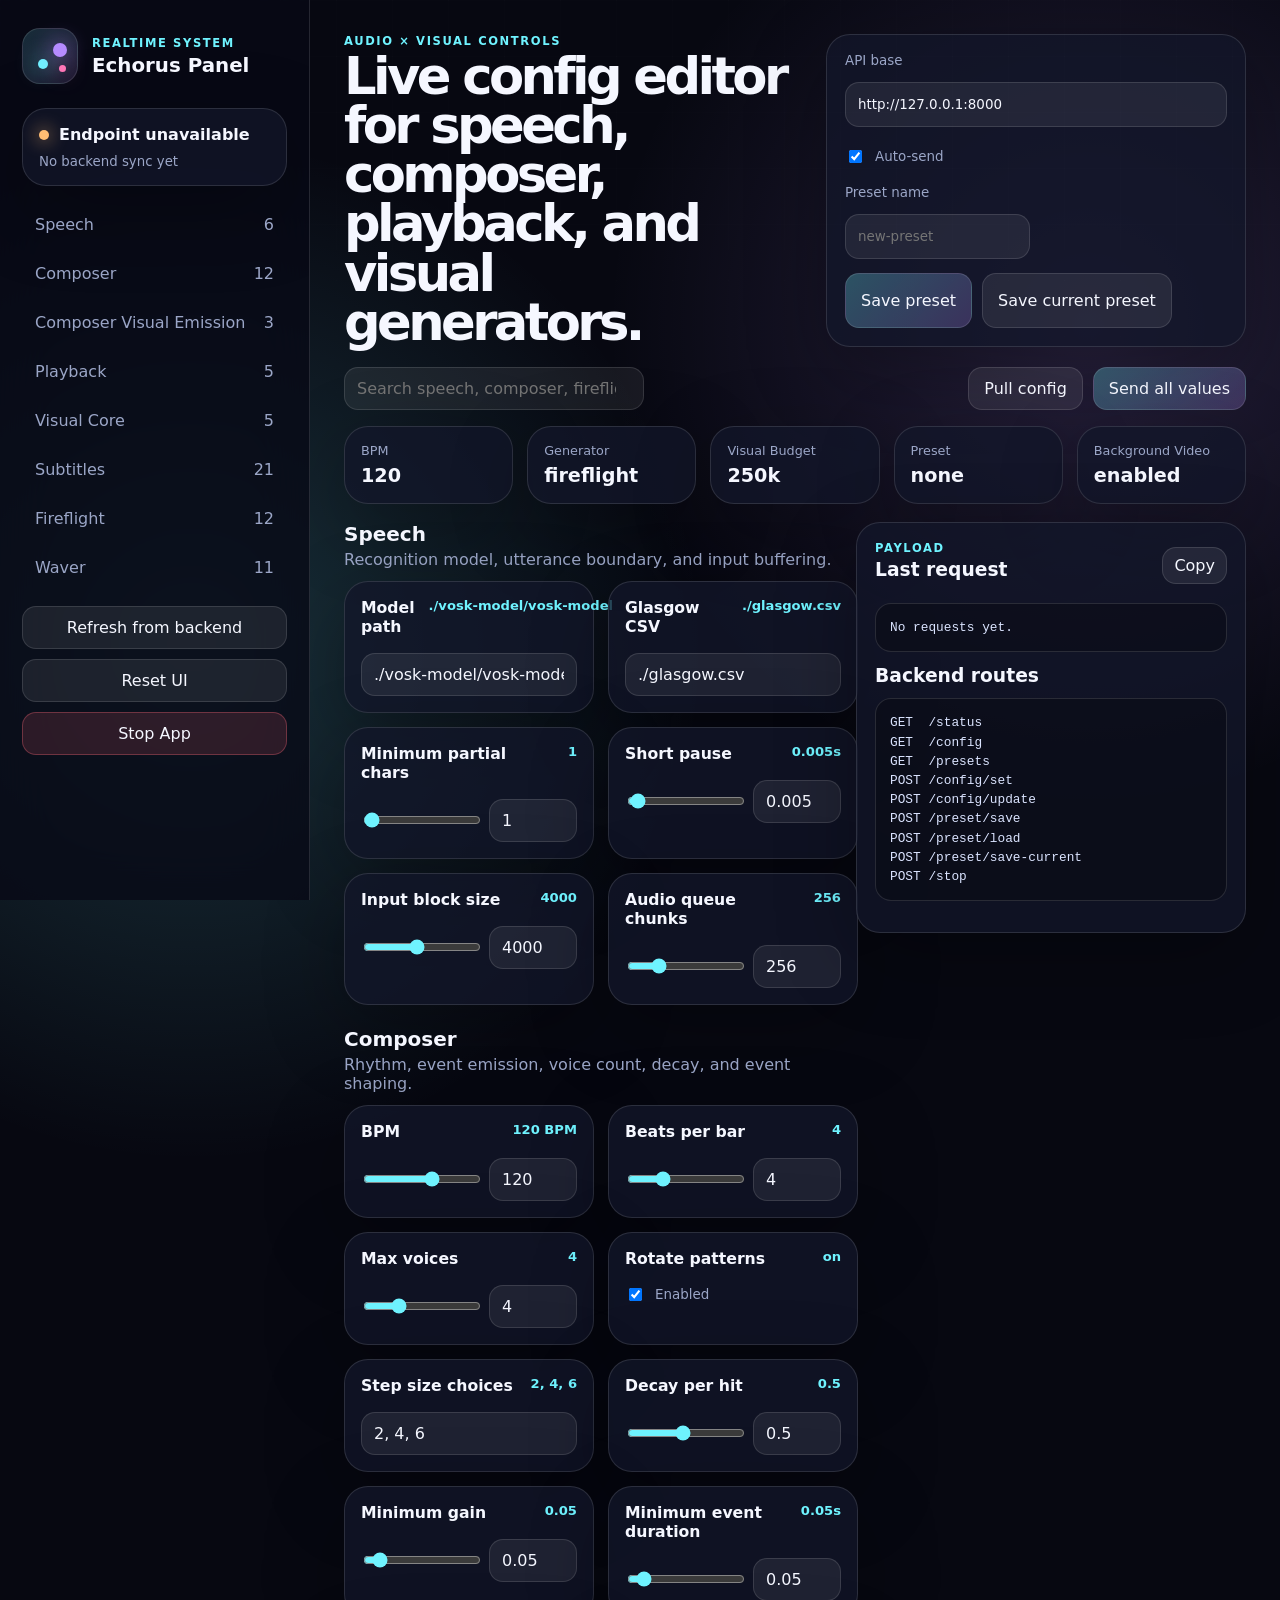
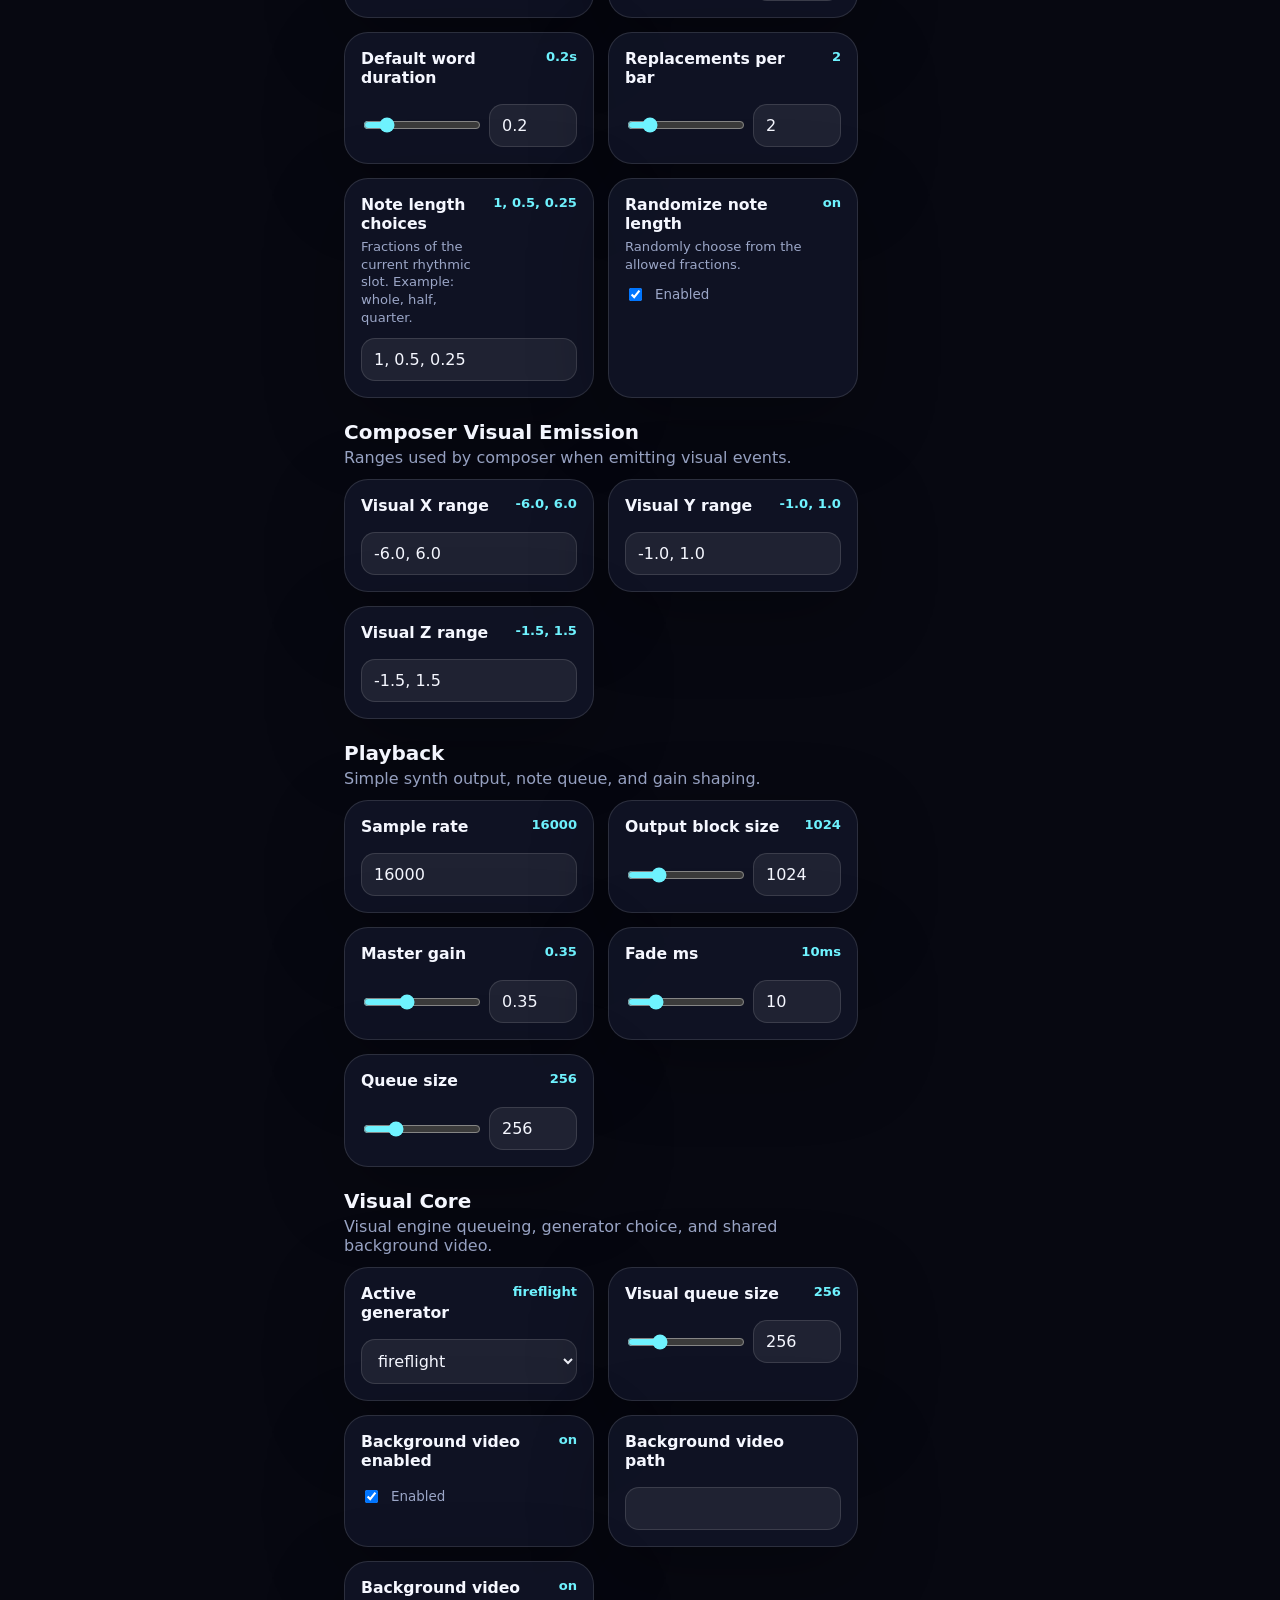
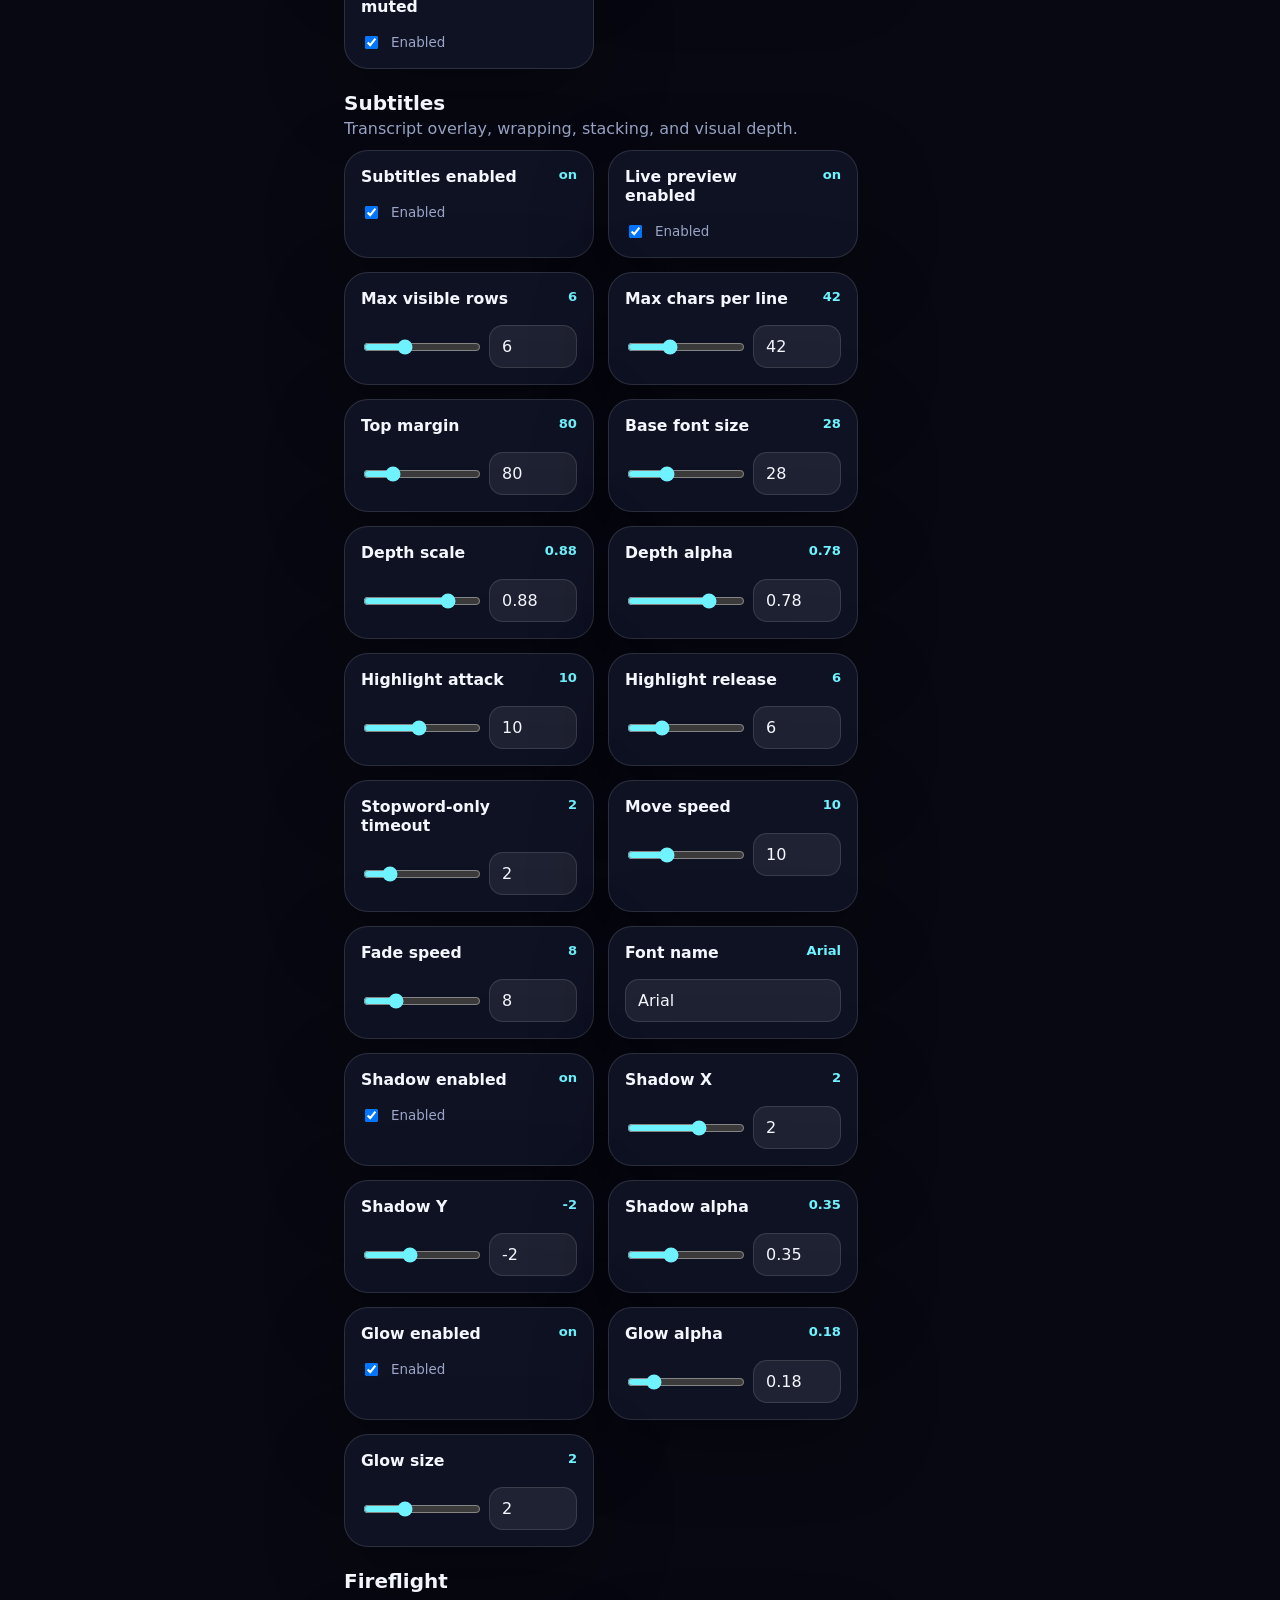
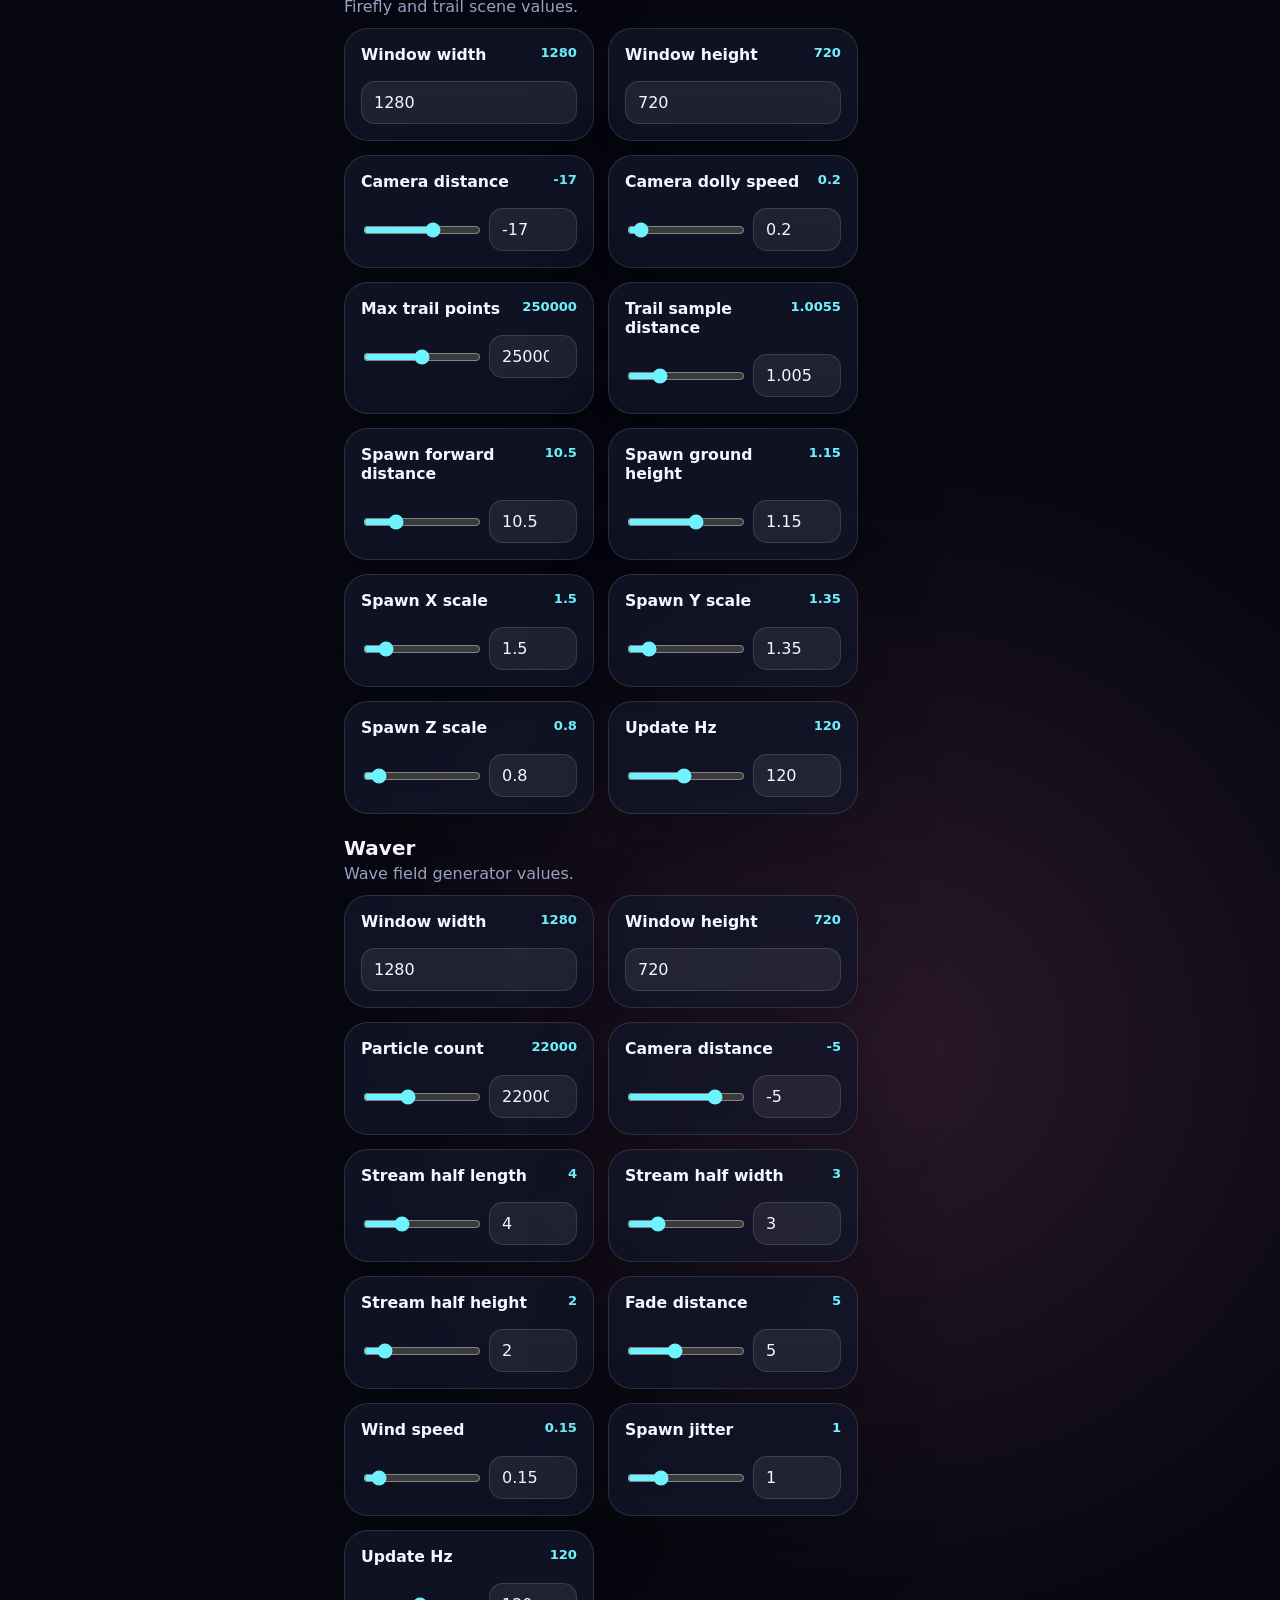
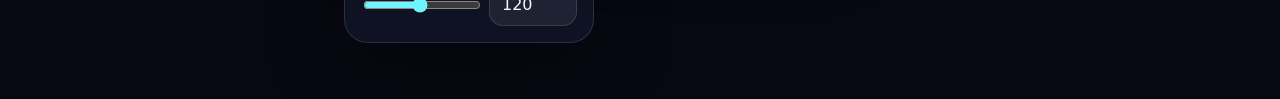
<file: html/index.html>
<!doctype html>
<html lang="en">
<head>
  <meta charset="utf-8" />
  <meta name="viewport" content="width=device-width, initial-scale=1" />
  <title>Echorus Control Panel</title>
  <link rel="stylesheet" href="../static/styles.css" />
</head>
<body>
  <aside class="sidebar">
    <div class="brand">
      <div class="logo"><span></span><span></span><span></span></div>
      <div>
        <p>Realtime System</p>
        <h1>Echorus Panel</h1>
      </div>
    </div>

    <div class="status-card">
      <div>
        <span id="statusDot" class="dot"></span>
        <strong id="statusText">Mock mode</strong>
      </div>
      <small id="lastSync">No backend sync yet</small>
    </div>

    <nav id="nav"></nav>

    <div class="sidebar-actions">
      <button id="refreshBtn" class="secondary">Refresh from backend</button>
      <button id="resetBtn" class="secondary">Reset UI</button>
      <button id="stopBtn" class="danger">Stop App</button>
    </div>
  </aside>

  <main>
    <header class="hero">
      <div>
        <p class="kicker">Audio × Visual Controls</p>
        <h2>Live config editor for speech, composer, playback, and visual generators.</h2>
      </div>

      <section class="endpoint">
        <label>
          API base
          <input id="endpoint" value="http://127.0.0.1:8000" />
        </label>

        <div class="endpoint-row">
          <label class="toggle">
            <input id="autoSend" type="checkbox" checked />
            <span>Auto-send</span>
          </label>
        </div>

        <div class="endpoint-row">
          <label>
            Preset name
            <input id="presetName" placeholder="new-preset" />
          </label>
        </div>

        <div class="endpoint-actions">
          <button id="savePresetBtn" class="primary">Save preset</button>
          <button id="saveCurrentPresetBtn" class="secondary">Save current preset</button>
        </div>
      </section>
    </header>

    <section class="toolbar">
      <input id="search" type="search" placeholder="Search speech, composer, fireflight, waver..." />
      <div id="presets" class="preset-list"></div>
      <div class="toolbar-actions">
        <button id="pullConfigBtn" class="secondary">Pull config</button>
        <button id="sendAllBtn" class="primary">Send all values</button>
      </div>
    </section>

    <section class="readouts">
      <div><span>BPM</span><strong id="bpmReadout">120</strong></div>
      <div><span>Generator</span><strong id="generatorReadout">dust</strong></div>
      <div><span>Visual Budget</span><strong id="budgetReadout">250k</strong></div>
      <div><span>Preset</span><strong id="presetReadout">none</strong></div>
      <div><span>Background Video</span><strong id="videoReadout">off</strong></div>
    </section>

    <section class="layout">
      <div id="controls" class="controls"></div>

      <aside class="inspector">
        <div class="inspector-head">
          <div>
            <p class="kicker">Payload</p>
            <h3>Last request</h3>
          </div>
          <button id="copyBtn" class="secondary small">Copy</button>
        </div>

        <pre id="payload">No requests yet.</pre>

        <div class="inspector-block">
          <h3>Backend routes</h3>
          <pre>GET  /status
GET  /config
GET  /presets
POST /config/set
POST /config/update
POST /preset/save
POST /preset/load
POST /preset/save-current
POST /stop</pre>
        </div>
      </aside>
    </section>
  </main>

  <div id="toast"></div>

  <script src="../static/app.js"></script>
</body>
</html>
</file>
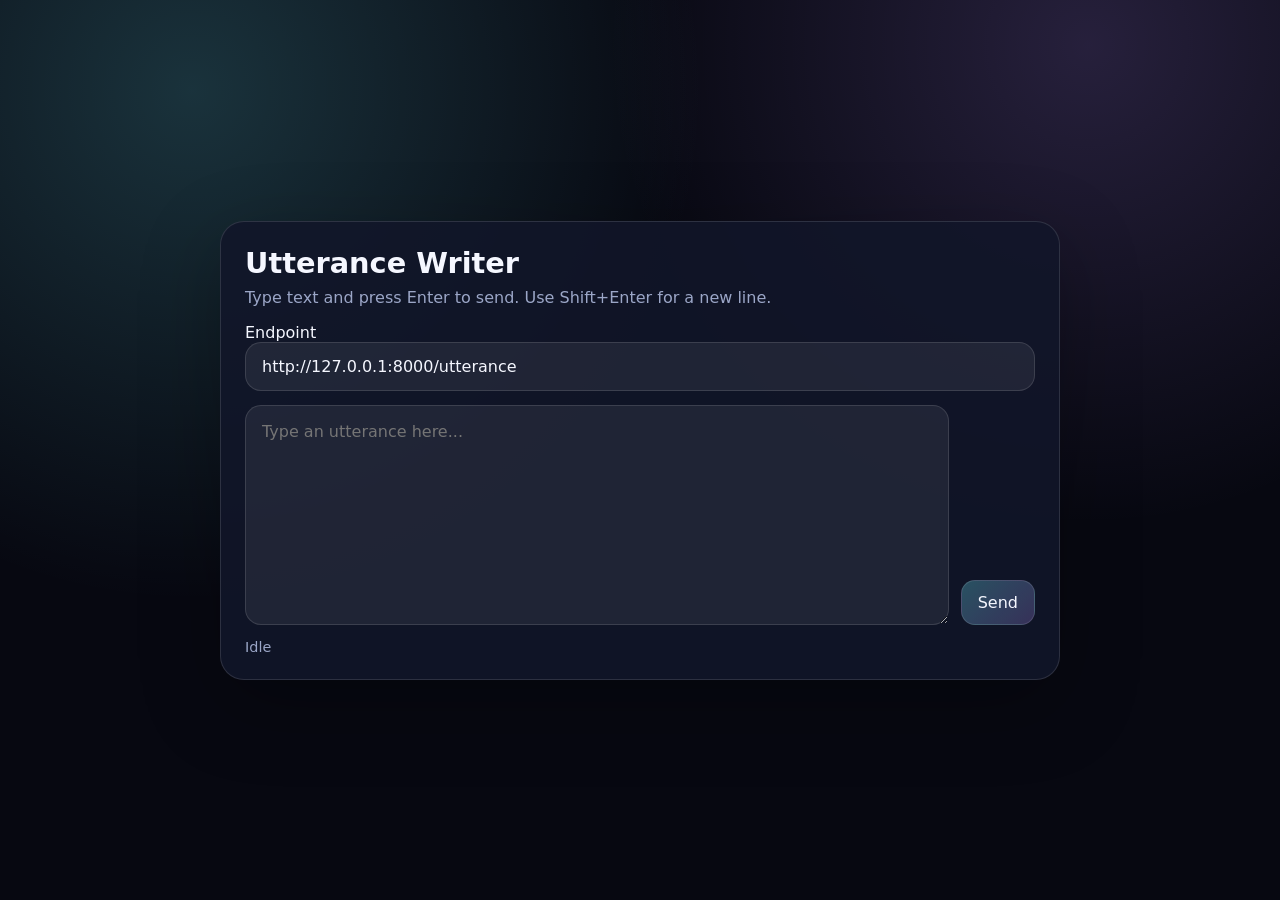
<file: html/writer.html>
<!doctype html>
<html lang="en">
<head>
  <meta charset="utf-8" />
  <meta name="viewport" content="width=device-width, initial-scale=1" />
  <title>Echorus Writer</title>
  <style>
    :root {
      --bg: #070811;
      --panel: rgba(18, 22, 41, 0.88);
      --line: rgba(255, 255, 255, 0.12);
      --text: #f5f7ff;
      --muted: #9ba6c7;
      --cyan: #6ff3ff;
      --danger: #ff6678;
      --font: Inter, ui-sans-serif, system-ui, sans-serif;
    }

    * { box-sizing: border-box; }

    body {
      margin: 0;
      min-height: 100vh;
      font-family: var(--font);
      color: var(--text);
      background:
        radial-gradient(circle at 15% 10%, rgba(111, 243, 255, 0.18), transparent 32rem),
        radial-gradient(circle at 85% 5%, rgba(181, 140, 255, 0.18), transparent 30rem),
        var(--bg);
      display: grid;
      place-items: center;
      padding: 24px;
    }

    .panel {
      width: min(840px, 100%);
      background: var(--panel);
      border: 1px solid var(--line);
      border-radius: 24px;
      padding: 24px;
      box-shadow: 0 24px 80px rgba(0,0,0,0.28);
    }

    h1 {
      margin: 0 0 8px;
      font-size: 1.8rem;
    }

    p {
      margin: 0 0 16px;
      color: var(--muted);
    }

    textarea, input, button {
      font: inherit;
    }

    textarea, input {
      width: 100%;
      color: var(--text);
      background: rgba(255,255,255,0.07);
      border: 1px solid var(--line);
      border-radius: 16px;
      outline: 0;
      padding: 14px 16px;
    }

    textarea {
      min-height: 220px;
      resize: vertical;
      line-height: 1.5;
    }

    .row {
      display: grid;
      grid-template-columns: 1fr auto;
      gap: 12px;
      margin-top: 14px;
      align-items: end;
    }

    button {
      color: var(--text);
      padding: 12px 16px;
      border-radius: 14px;
      border: 1px solid var(--line);
      background: linear-gradient(135deg, rgba(111,243,255,0.28), rgba(181,140,255,0.24));
      cursor: pointer;
    }

    .meta {
      margin-top: 14px;
      color: var(--muted);
      font-size: 0.9rem;
    }

    .error {
      color: var(--danger);
    }
  </style>
</head>
<body>
  <main class="panel">
    <h1>Utterance Writer</h1>
    <p>Type text and press Enter to send. Use Shift+Enter for a new line.</p>

    <label>
      Endpoint
      <input id="endpoint" value="http://127.0.0.1:8000/utterance" />
    </label>

    <div class="row">
      <textarea id="utterance" placeholder="Type an utterance here..."></textarea>
      <button id="sendBtn">Send</button>
    </div>

    <div id="meta" class="meta">Idle</div>
  </main>

  <script>
    const utteranceEl = document.querySelector("#utterance");
    const endpointEl = document.querySelector("#endpoint");
    const sendBtn = document.querySelector("#sendBtn");
    const metaEl = document.querySelector("#meta");

    async function sendUtterance() {
      const text = utteranceEl.value.trim();
      if (!text) return;

      metaEl.textContent = "Sending...";
      metaEl.classList.remove("error");

      try {
        const response = await fetch(endpointEl.value.trim(), {
          method: "POST",
          headers: { "Content-Type": "application/json" },
          body: JSON.stringify({ text })
        });

        if (!response.ok) {
          throw new Error(`HTTP ${response.status}`);
        }

        metaEl.textContent = `Sent at ${new Date().toLocaleTimeString()}`;
        utteranceEl.value = "";
      } catch (error) {
        metaEl.textContent = error.message;
        metaEl.classList.add("error");
      }
    }

    sendBtn.addEventListener("click", sendUtterance);

    utteranceEl.addEventListener("keydown", event => {
      if (event.key === "Enter" && !event.shiftKey) {
        event.preventDefault();
        sendUtterance();
      }
    });
  </script>
</body>
</html>
</file>
<file: static/styles.css>
:root {
  --bg: #070811;
  --panel: rgba(18, 22, 41, 0.78);
  --panel-2: rgba(27, 34, 62, 0.92);
  --line: rgba(255, 255, 255, 0.12);
  --text: #f5f7ff;
  --muted: #9ba6c7;
  --cyan: #6ff3ff;
  --violet: #b58cff;
  --pink: #ff76b7;
  --green: #7cf5ad;
  --orange: #ffbd73;
  --danger: #ff6678;
  --radius: 24px;
  --font: Inter, ui-sans-serif, system-ui, -apple-system, BlinkMacSystemFont, "Segoe UI", sans-serif;
}

* {
  box-sizing: border-box;
}

body {
  margin: 0;
  min-height: 100vh;
  color: var(--text);
  font-family: var(--font);
  background:
    radial-gradient(circle at 15% 10%, rgba(111, 243, 255, 0.18), transparent 32rem),
    radial-gradient(circle at 85% 5%, rgba(181, 140, 255, 0.18), transparent 30rem),
    radial-gradient(circle at 70% 90%, rgba(255, 118, 183, 0.14), transparent 36rem),
    var(--bg);
}

body::before {
  content: "";
  position: fixed;
  inset: 0;
  pointer-events: none;
  opacity: 0.22;
  background-image:
    linear-gradient(rgba(255,255,255,0.05) 1px, transparent 1px),
    linear-gradient(90deg, rgba(255,255,255,0.05) 1px, transparent 1px);
  background-size: 56px 56px;
  mask-image: linear-gradient(to bottom, black, transparent 80%);
}

button,
input,
select {
  font: inherit;
}

button {
  cursor: pointer;
  border: 0;
}

.sidebar {
  position: fixed;
  inset: 0 auto 0 0;
  width: 310px;
  padding: 28px 22px;
  background: rgba(8, 10, 22, 0.78);
  border-right: 1px solid var(--line);
  backdrop-filter: blur(24px);
  overflow-y: auto;
}

main {
  margin-left: 310px;
  padding: 34px;
}

.brand {
  display: flex;
  gap: 14px;
  align-items: center;
  margin-bottom: 24px;
}

.brand p,
.kicker {
  margin: 0 0 4px;
  color: var(--cyan);
  font-size: 0.72rem;
  font-weight: 800;
  letter-spacing: 0.14em;
  text-transform: uppercase;
}

.brand h1 {
  margin: 0;
  font-size: 1.24rem;
}

.logo {
  position: relative;
  width: 56px;
  height: 56px;
  border: 1px solid var(--line);
  border-radius: 18px;
  background: linear-gradient(135deg, rgba(111,243,255,0.16), rgba(181,140,255,0.12));
}

.logo span {
  position: absolute;
  border-radius: 50%;
  box-shadow: 0 0 22px currentColor;
}

.logo span:nth-child(1) {
  width: 10px;
  height: 10px;
  left: 15px;
  top: 30px;
  color: var(--cyan);
  background: var(--cyan);
}

.logo span:nth-child(2) {
  width: 14px;
  height: 14px;
  left: 30px;
  top: 14px;
  color: var(--violet);
  background: var(--violet);
}

.logo span:nth-child(3) {
  width: 7px;
  height: 7px;
  left: 36px;
  top: 36px;
  color: var(--pink);
  background: var(--pink);
}

.status-card,
.endpoint,
.control,
.inspector,
.readouts div {
  background: var(--panel);
  border: 1px solid var(--line);
  border-radius: var(--radius);
  box-shadow: 0 24px 80px rgba(0,0,0,0.28);
}

.status-card {
  padding: 16px;
  margin-bottom: 18px;
}

.status-card div {
  display: flex;
  align-items: center;
  gap: 10px;
}

.status-card small {
  display: block;
  margin-top: 10px;
  color: var(--muted);
}

.dot {
  width: 10px;
  height: 10px;
  border-radius: 50%;
  background: var(--orange);
  box-shadow: 0 0 18px var(--orange);
}

.dot.online {
  background: var(--green);
  box-shadow: 0 0 18px var(--green);
}

nav {
  display: grid;
  gap: 8px;
  margin-bottom: 18px;
}

nav a {
  display: flex;
  justify-content: space-between;
  padding: 11px 13px;
  color: var(--muted);
  text-decoration: none;
  border-radius: 14px;
}

nav a:hover,
nav a.active {
  color: var(--text);
  background: rgba(255,255,255,0.07);
}

.sidebar-actions {
  display: grid;
  gap: 10px;
}

.hero {
  display: grid;
  grid-template-columns: minmax(0, 1fr) 420px;
  gap: 22px;
  align-items: stretch;
  margin-bottom: 20px;
}

.hero h2 {
  max-width: 900px;
  margin: 0;
  font-size: clamp(2rem, 4vw, 4.2rem);
  line-height: 0.96;
  letter-spacing: -0.07em;
}

.endpoint {
  padding: 18px;
  display: grid;
  gap: 14px;
}

.endpoint-row {
  display: grid;
  grid-template-columns: 1fr 1fr;
  gap: 12px;
}

.endpoint-actions,
.toolbar-actions {
  display: flex;
  gap: 10px;
  flex-wrap: wrap;
}

label {
  display: grid;
  gap: 8px;
  color: var(--muted);
  font-size: 0.84rem;
}

input,
select {
  width: 100%;
  color: var(--text);
  background: rgba(255,255,255,0.07);
  border: 1px solid var(--line);
  border-radius: 14px;
  outline: 0;
  padding: 11px 12px;
}

input:focus,
select:focus {
  border-color: rgba(111, 243, 255, 0.7);
  box-shadow: 0 0 0 4px rgba(111, 243, 255, 0.12);
}

.toggle {
  display: flex;
  align-items: center;
  gap: 10px;
  margin-top: 0;
}

.toggle input {
  width: auto;
}

.toolbar {
  display: grid;
  grid-template-columns: minmax(220px, 1fr) minmax(0, 1fr) auto;
  gap: 12px;
  margin-bottom: 16px;
}

.preset-list {
  display: flex;
  flex-wrap: wrap;
  gap: 8px;
  align-items: start;
}
.preset-list button.active {
  background: linear-gradient(135deg, rgba(111,243,255,0.28), rgba(181,140,255,0.24));
  border-color: rgba(111, 243, 255, 0.35);
  color: var(--text);
}

.primary,
.secondary,
.danger {
  color: var(--text);
  padding: 11px 15px;
  border-radius: 14px;
  background: rgba(255,255,255,0.08);
  border: 1px solid var(--line);
}

.primary {
  background: linear-gradient(135deg, rgba(111,243,255,0.28), rgba(181,140,255,0.24));
}

.danger {
  width: 100%;
  background: rgba(255, 102, 120, 0.14);
  border-color: rgba(255, 102, 120, 0.32);
}

.secondary {
  width: 100%;
}

.toolbar .secondary,
.toolbar .primary,
.endpoint .secondary,
.endpoint .primary,
.preset-list .secondary {
  width: auto;
}

.small {
  width: auto;
  padding: 8px 11px;
}

.readouts {
  display: grid;
  grid-template-columns: repeat(5, 1fr);
  gap: 14px;
  margin-bottom: 18px;
}

.readouts div {
  padding: 16px;
}

.readouts span {
  display: block;
  color: var(--muted);
  font-size: 0.8rem;
  margin-bottom: 6px;
}

.readouts strong {
  font-size: 1.2rem;
}

.layout {
  display: grid;
  grid-template-columns: minmax(0, 1fr) 390px;
  gap: 18px;
  align-items: start;
}

.group {
  margin-bottom: 22px;
  scroll-margin-top: 22px;
}

.group-head {
  display: flex;
  justify-content: space-between;
  align-items: end;
  margin-bottom: 12px;
}

.group h3 {
  margin: 0;
  font-size: 1.25rem;
}

.group p {
  margin: 4px 0 0;
  color: var(--muted);
}

.group-grid {
  display: grid;
  grid-template-columns: repeat(2, minmax(250px, 1fr));
  gap: 14px;
}

.control {
  padding: 16px;
}

.control.hidden,
.group.hidden {
  display: none;
}

.control-head {
  display: flex;
  justify-content: space-between;
  gap: 14px;
  margin-bottom: 12px;
}

.control h4 {
  margin: 0;
  font-size: 0.98rem;
}

.control p {
  margin: 5px 0 0;
  color: var(--muted);
  font-size: 0.82rem;
  line-height: 1.35;
}

.value {
  color: var(--cyan);
  white-space: nowrap;
  font-size: 0.82rem;
  font-weight: 800;
}

.range-row {
  display: grid;
  grid-template-columns: minmax(0, 1fr) 88px;
  gap: 10px;
  align-items: center;
}

.input-stack {
  display: grid;
  gap: 10px;
}

input[type="range"] {
  padding: 0;
  accent-color: var(--cyan);
}

.inspector {
  position: sticky;
  top: 22px;
  padding: 18px;
}

.inspector-head {
  display: flex;
  justify-content: space-between;
  align-items: center;
}

.inspector h3 {
  margin: 0 0 10px;
}

.inspector-block + .inspector-block {
  margin-top: 18px;
}

pre {
  overflow: auto;
  max-height: 360px;
  padding: 14px;
  color: #dbe4ff;
  background: rgba(0,0,0,0.26);
  border: 1px solid var(--line);
  border-radius: 16px;
  font-size: 0.8rem;
  line-height: 1.5;
}

#toast {
  position: fixed;
  right: 22px;
  bottom: 22px;
  display: grid;
  gap: 10px;
  z-index: 10;
}

.toast {
  padding: 12px 14px;
  border-radius: 14px;
  color: var(--text);
  background: var(--panel-2);
  border: 1px solid var(--line);
  box-shadow: 0 18px 50px rgba(0,0,0,0.35);
}

@media (max-width: 1100px) {
  .sidebar {
    position: static;
    width: auto;
    height: auto;
  }

  main {
    margin-left: 0;
  }

  .hero,
  .layout,
  .toolbar {
    grid-template-columns: 1fr;
  }

  .readouts {
    grid-template-columns: repeat(2, 1fr);
  }
}

@media (max-width: 720px) {
  main,
  .sidebar {
    padding: 18px;
  }

  .endpoint-row,
  .group-grid,
  .readouts {
    grid-template-columns: 1fr;
  }
}
</file>
